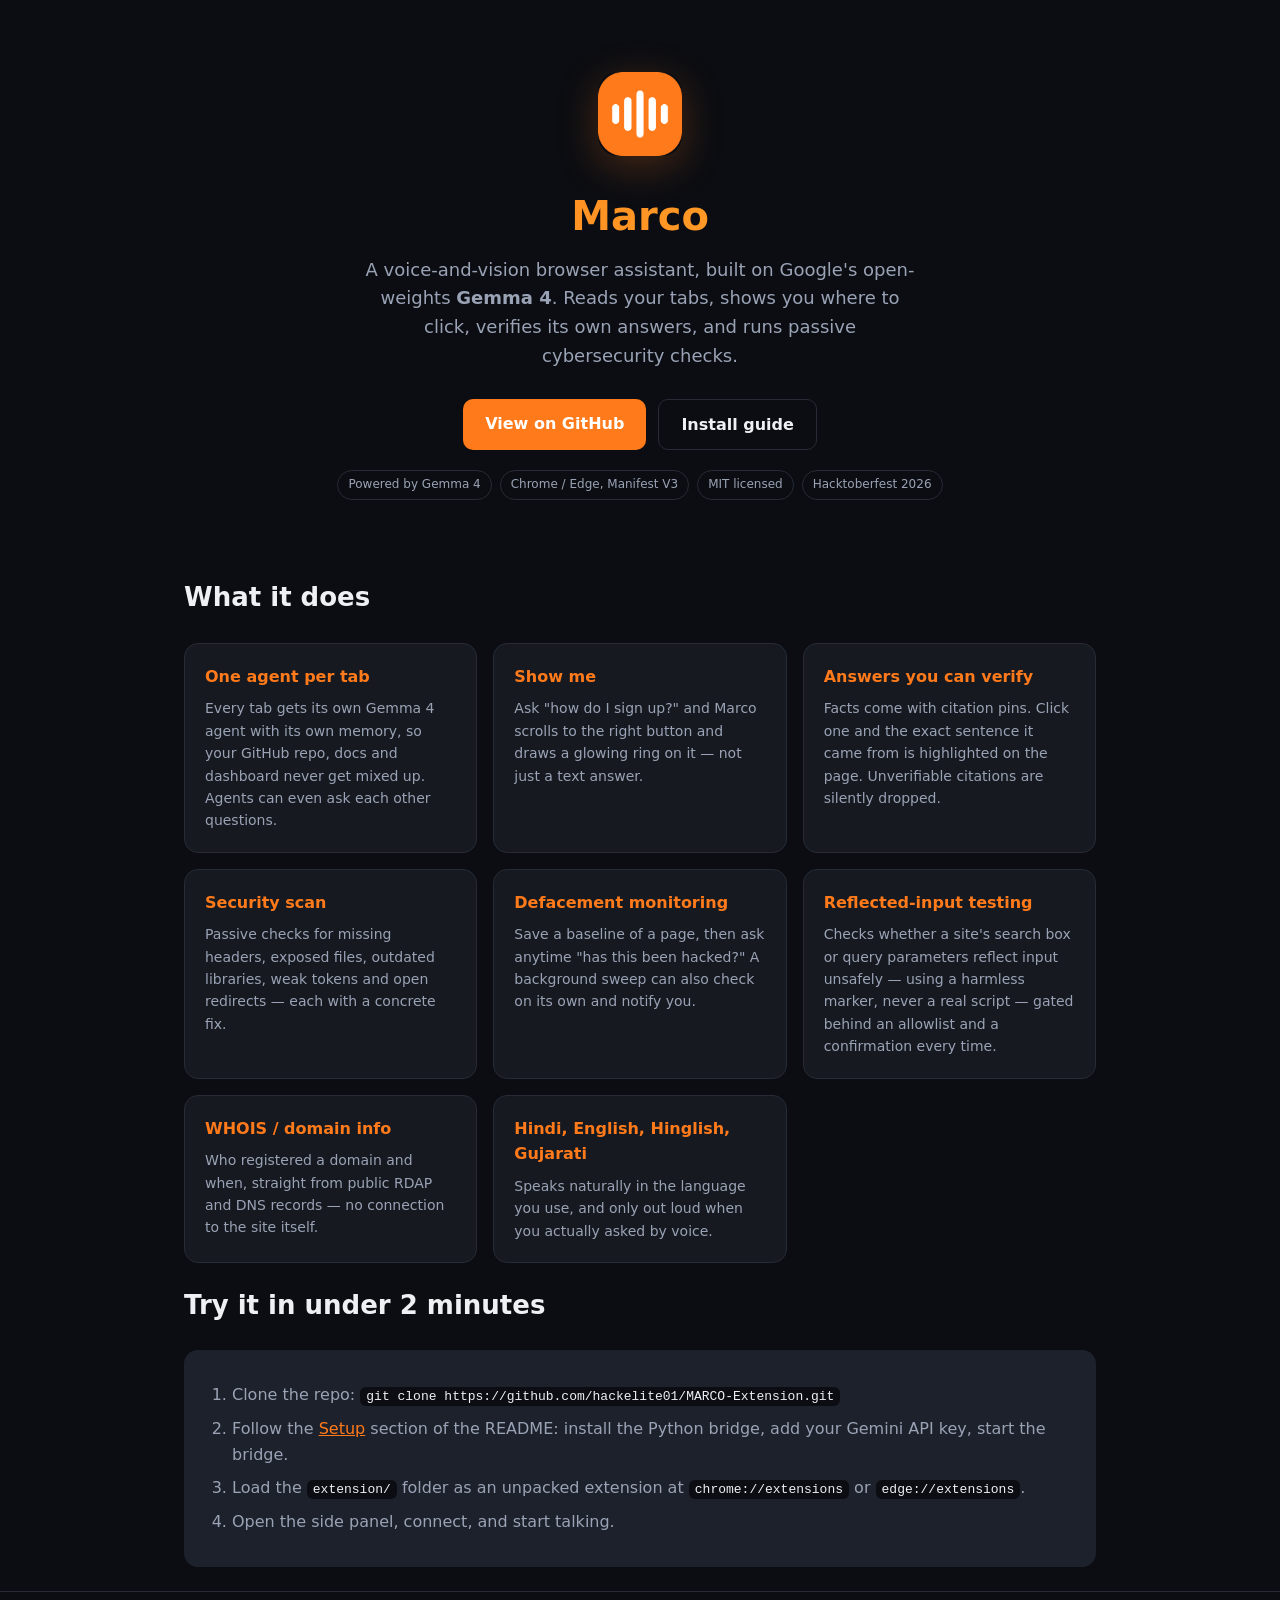
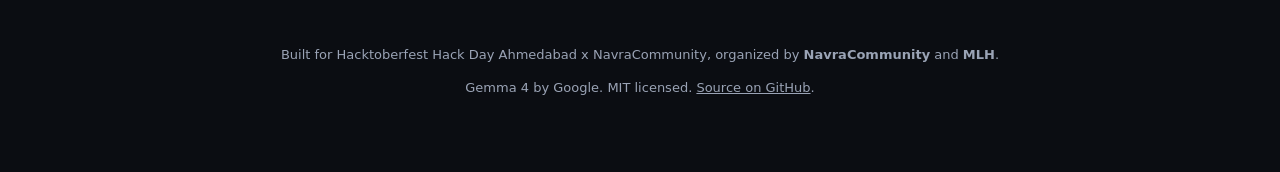
<file: site/index.html>
<!doctype html>
<html lang="en">
<head>
<meta charset="utf-8">
<meta name="viewport" content="width=device-width, initial-scale=1">
<title>Marco — Voice &amp; Cyber Browser Assistant, built on Gemma 4</title>
<meta name="description" content="Marco reads your browser tabs aloud, shows you where to click, verifies its own answers with on-page citations, and runs passive cybersecurity checks — all powered by Google's Gemma 4.">
<link rel="icon" href="icon128.png">
<style>
  :root { --bg:#0b0d12; --panel:#161920; --panel2:#1d212b; --text:#eef0f4; --muted:#9aa3b5; --accent:#ff7a1a; --accent2:#ffb02e; --border:#262b36; }
  * { box-sizing:border-box; }
  body { margin:0; background:var(--bg); color:var(--text); font:16px/1.6 -apple-system,"Segoe UI",system-ui,sans-serif; }
  a { color:var(--accent); }
  .wrap { max-width:960px; margin:0 auto; padding:0 24px; }
  header.hero { text-align:center; padding:72px 24px 56px; }
  header.hero img { width:84px; border-radius:20px; box-shadow:0 10px 40px rgba(255,122,26,.25); }
  h1 { font-size:40px; margin:20px 0 8px; background:linear-gradient(135deg,var(--accent),var(--accent2)); -webkit-background-clip:text; background-clip:text; color:transparent; }
  .tagline { color:var(--muted); font-size:18px; max-width:560px; margin:0 auto 28px; }
  .cta { display:flex; gap:12px; justify-content:center; flex-wrap:wrap; }
  .btn { display:inline-block; padding:12px 22px; border-radius:10px; font-weight:600; text-decoration:none; }
  .btn.primary { background:var(--accent); color:#fff; }
  .btn.ghost { border:1px solid var(--border); color:var(--text); }
  .badges { display:flex; gap:8px; justify-content:center; flex-wrap:wrap; margin-top:20px; }
  .badge { font-size:12px; padding:4px 10px; border-radius:999px; border:1px solid var(--border); color:var(--muted); }
  section { padding:48px 24px; }
  h2 { font-size:26px; margin-bottom:24px; }
  .grid { display:grid; grid-template-columns:repeat(auto-fit,minmax(240px,1fr)); gap:16px; }
  .card { background:var(--panel); border:1px solid var(--border); border-radius:14px; padding:20px; }
  .card h3 { margin:0 0 8px; font-size:16px; color:var(--accent); }
  .card p { margin:0; color:var(--muted); font-size:14px; }
  .steps { background:var(--panel2); border-radius:14px; padding:24px 28px; }
  .steps ol { margin:0; padding-left:20px; color:var(--muted); }
  .steps li { margin:8px 0; }
  .steps code { background:var(--bg); padding:2px 6px; border-radius:6px; color:var(--text); font-size:13px; }
  footer { text-align:center; padding:40px 24px 60px; color:var(--muted); font-size:13px; border-top:1px solid var(--border); margin-top:24px; }
  footer a { color:var(--muted); }
</style>
</head>
<body>

<header class="hero">
  <img src="icon128.png" alt="Marco icon">
  <h1>Marco</h1>
  <p class="tagline">A voice-and-vision browser assistant, built on Google's open-weights <strong>Gemma 4</strong>. Reads your tabs, shows you where to click, verifies its own answers, and runs passive cybersecurity checks.</p>
  <div class="cta">
    <a class="btn primary" href="https://github.com/hackelite01/MARCO-Extension">View on GitHub</a>
    <a class="btn ghost" href="https://github.com/hackelite01/MARCO-Extension#setup">Install guide</a>
  </div>
  <div class="badges">
    <span class="badge">Powered by Gemma 4</span>
    <span class="badge">Chrome / Edge, Manifest V3</span>
    <span class="badge">MIT licensed</span>
    <span class="badge">Hacktoberfest 2026</span>
  </div>
</header>

<section class="wrap">
  <h2>What it does</h2>
  <div class="grid">
    <div class="card"><h3>One agent per tab</h3><p>Every tab gets its own Gemma 4 agent with its own memory, so your GitHub repo, docs and dashboard never get mixed up. Agents can even ask each other questions.</p></div>
    <div class="card"><h3>Show me</h3><p>Ask "how do I sign up?" and Marco scrolls to the right button and draws a glowing ring on it — not just a text answer.</p></div>
    <div class="card"><h3>Answers you can verify</h3><p>Facts come with citation pins. Click one and the exact sentence it came from is highlighted on the page. Unverifiable citations are silently dropped.</p></div>
    <div class="card"><h3>Security scan</h3><p>Passive checks for missing headers, exposed files, outdated libraries, weak tokens and open redirects — each with a concrete fix.</p></div>
    <div class="card"><h3>Defacement monitoring</h3><p>Save a baseline of a page, then ask anytime "has this been hacked?" A background sweep can also check on its own and notify you.</p></div>
    <div class="card"><h3>Reflected-input testing</h3><p>Checks whether a site's search box or query parameters reflect input unsafely — using a harmless marker, never a real script — gated behind an allowlist and a confirmation every time.</p></div>
    <div class="card"><h3>WHOIS / domain info</h3><p>Who registered a domain and when, straight from public RDAP and DNS records — no connection to the site itself.</p></div>
    <div class="card"><h3>Hindi, English, Hinglish, Gujarati</h3><p>Speaks naturally in the language you use, and only out loud when you actually asked by voice.</p></div>
  </div>
</section>

<section class="wrap">
  <h2>Try it in under 2 minutes</h2>
  <div class="steps">
    <ol>
      <li>Clone the repo: <code>git clone https://github.com/hackelite01/MARCO-Extension.git</code></li>
      <li>Follow the <a href="https://github.com/hackelite01/MARCO-Extension#setup">Setup</a> section of the README: install the Python bridge, add your Gemini API key, start the bridge.</li>
      <li>Load the <code>extension/</code> folder as an unpacked extension at <code>chrome://extensions</code> or <code>edge://extensions</code>.</li>
      <li>Open the side panel, connect, and start talking.</li>
    </ol>
  </div>
</section>

<footer>
  <p>Built for Hacktoberfest Hack Day Ahmedabad x NavraCommunity, organized by <strong>NavraCommunity</strong> and <strong>MLH</strong>.</p>
  <p>Gemma 4 by Google. MIT licensed. <a href="https://github.com/hackelite01/MARCO-Extension">Source on GitHub</a>.</p>
</footer>

</body>
</html>
</file>
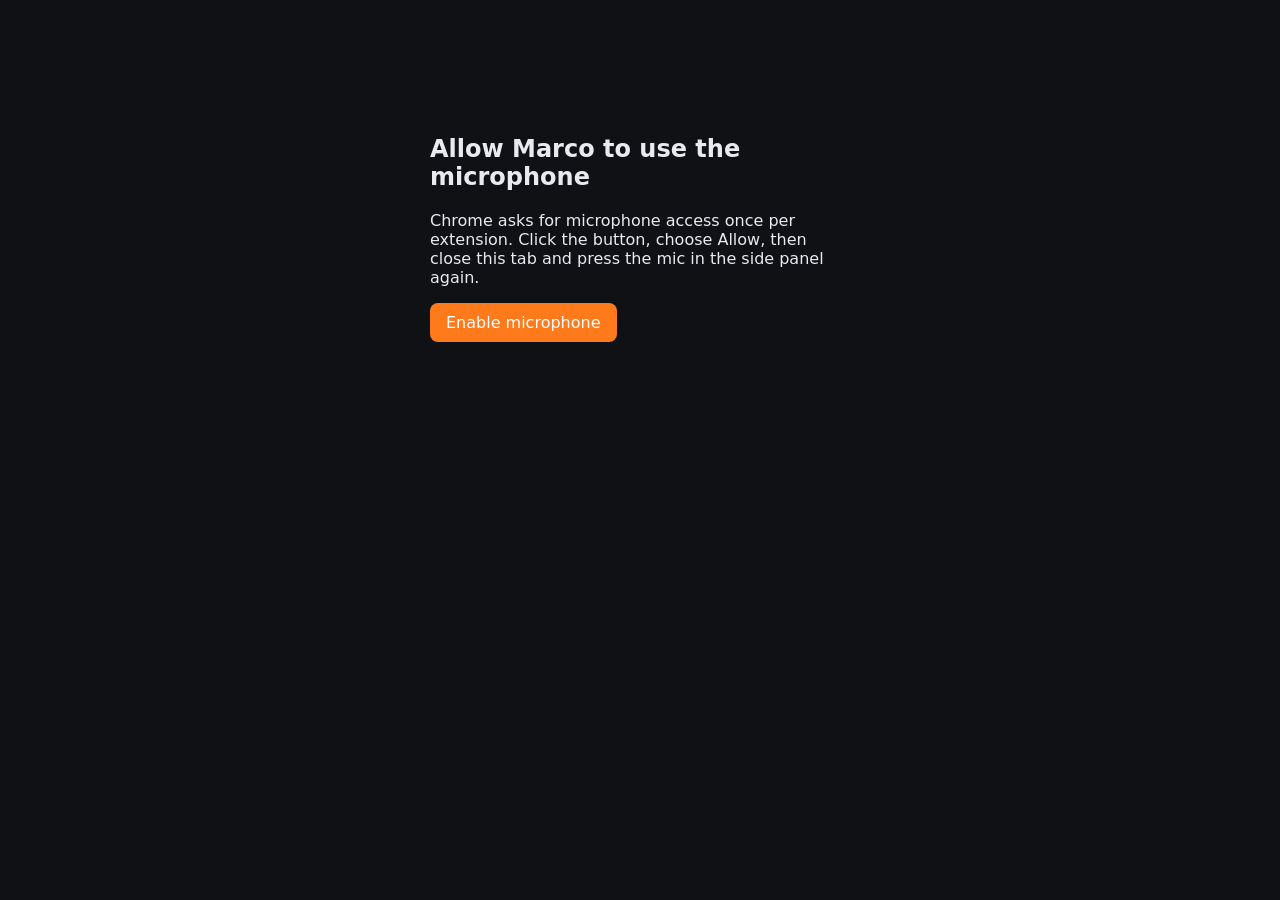
<file: extension/mic.html>
<!doctype html>
<html lang="en">
<head>
  <meta charset="utf-8">
  <title>Marco microphone access</title>
  <style>
    body { font: 16px system-ui, sans-serif; max-width: 420px; margin: 15vh auto; padding: 0 16px; background: #0f1115; color: #e8eaf0; }
    button { font: inherit; padding: 10px 16px; border-radius: 8px; border: 0; background: #ff7a1a; color: #fff; cursor: pointer; }
  </style>
</head>
<body>
  <h2>Allow Marco to use the microphone</h2>
  <p>Chrome asks for microphone access once per extension. Click the button, choose Allow, then close this tab and press the mic in the side panel again.</p>
  <button id="go" type="button">Enable microphone</button>
  <p id="out"></p>
  <script src="mic.js"></script>
</body>
</html>
</file>
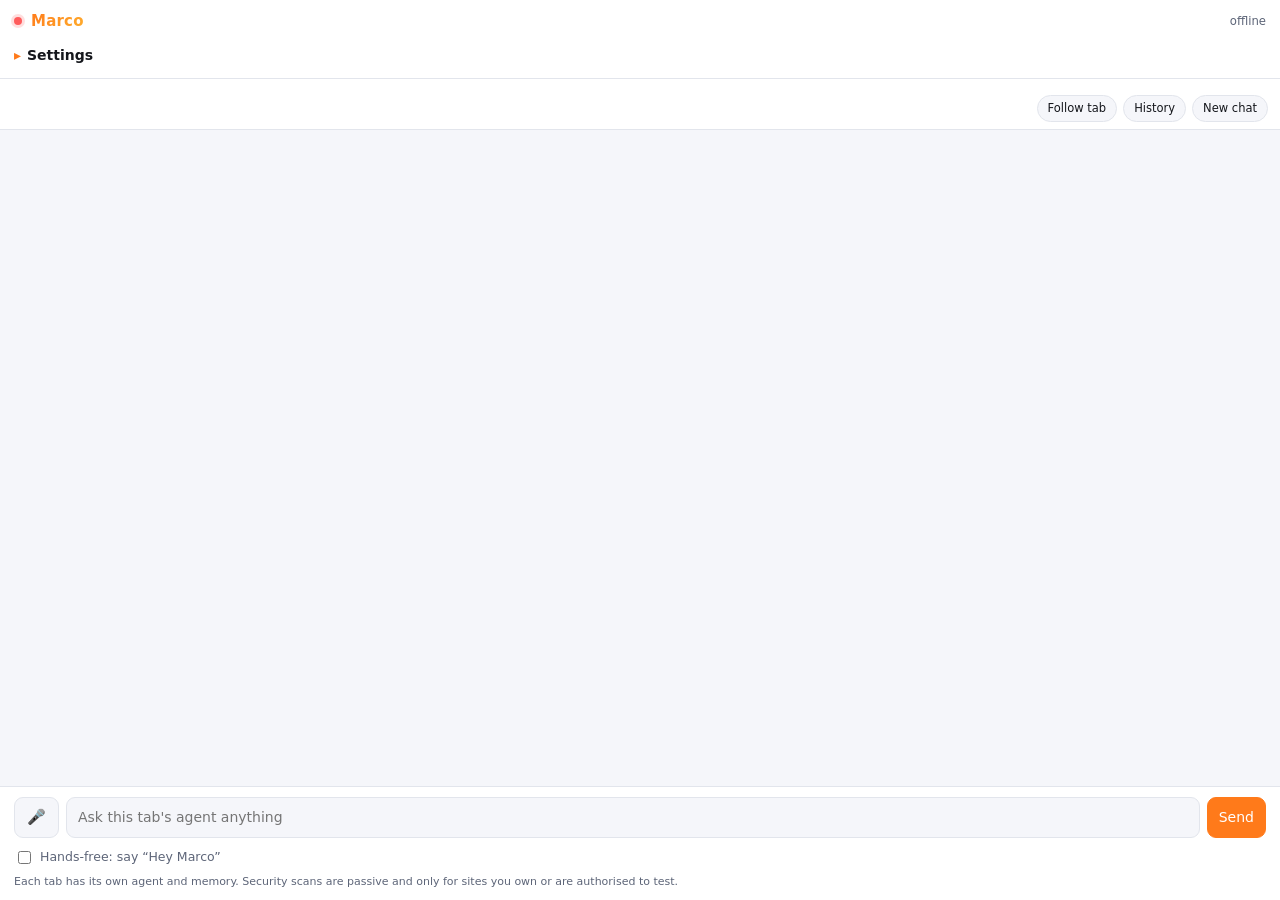
<file: extension/sidepanel.html>
<!doctype html>
<html lang="en">
<head>
  <meta charset="utf-8">
  <meta name="viewport" content="width=device-width, initial-scale=1">
  <title>Marco</title>
  <link rel="stylesheet" href="sidepanel.css">
</head>
<body>
  <header>
    <div class="brand"><span id="dot" class="dot"></span><strong>Marco</strong><small id="model">offline</small></div>
    <details id="settings">
      <summary>Settings</summary>
      <label>Bridge token <input id="token" type="password" placeholder="BRIDGE_TOKEN from .env"></label>
      <label>Port <input id="port" type="number" value="8765"></label>
      <button id="save" type="button">Save &amp; reconnect</button>

      <fieldset>
        <legend>Voice</legend>
        <label>Speech language
          <select id="lang">
            <option value="en-IN">English (India)</option>
            <option value="hi-IN">Hindi / Hinglish</option>
            <option value="gu-IN">Gujarati</option>
            <option value="en-US">English (US)</option>
          </select>
        </label>
        <label>Speak replies
          <select id="speak">
            <option value="voice">Only when I ask by voice</option>
            <option value="always">Always</option>
            <option value="never">Never (text only)</option>
          </select>
        </label>
      </fieldset>

      <fieldset>
        <legend>Don't ask me before Marco can&hellip;</legend>
        <label class="check"><input type="checkbox" data-auto="navigate"> load a page in the current tab</label>
        <label class="check"><input type="checkbox" data-auto="open_url"> open a new tab</label>
        <label class="check"><input type="checkbox" data-auto="switch_tab"> switch to another tab</label>
        <label class="check"><input type="checkbox" data-auto="click_text"> click buttons and links</label>
        <label class="check"><input type="checkbox" data-auto="fill_field"> type into fields (never passwords)</label>
      </fieldset>

      <fieldset>
        <legend>Tools Marco may use</legend>
        <p class="hint">Reading the page, searching it and listing tabs are always on.</p>
        <label class="check"><input type="checkbox" data-tool="navigate"> load pages in the current tab</label>
        <label class="check"><input type="checkbox" data-tool="open_url"> open new tabs</label>
        <label class="check"><input type="checkbox" data-tool="switch_tab"> switch tabs</label>
        <label class="check"><input type="checkbox" data-tool="click_text"> click</label>
        <label class="check"><input type="checkbox" data-tool="fill_field"> type into fields</label>
        <label class="check"><input type="checkbox" data-tool="point_at"> point at things on the page (&ldquo;show me&rdquo;)</label>
        <label class="check"><input type="checkbox" data-tool="screenshot"> screenshots (sent to Gemma 4)</label>
        <label class="check"><input type="checkbox" data-tool="security_scan"> passive security scan</label>
        <label class="check"><input type="checkbox" data-tool="watch_page,check_defacement"> defacement monitoring</label>
        <label class="check"><input type="checkbox" data-tool="check_reflection"> reflected-input (XSS recon) testing</label>
      </fieldset>

      <fieldset>
        <legend>Defacement monitoring</legend>
        <p class="hint">Say &ldquo;watch this page&rdquo; to save a baseline, then &ldquo;has this site been defaced?&rdquo; any time to check it. Checks run read-only against sites you add yourself.</p>
        <label>Auto-check watched pages every
          <select id="defaceMinutes">
            <option value="0">Off (check only when I ask)</option>
            <option value="5">5 minutes</option>
            <option value="15">15 minutes</option>
            <option value="30">30 minutes</option>
            <option value="60">60 minutes</option>
          </select>
        </label>
        <div id="watchlist" class="watchlist"></div>
      </fieldset>

      <fieldset>
        <legend>Reflected-input (XSS recon) testing</legend>
        <p class="hint warn"><strong>Authorised testing only.</strong> <code>localhost</code>/<code>127.0.0.1</code> are always allowed (they can only ever be your own machine). Any other domain must be added below, and only if you own it or have the owner's explicit written permission. Tests use harmless marker text only - no scripts are ever sent - and you're asked to confirm every time before anything is sent, with an extra check for government/education/bank/healthcare-looking domains.</p>
        <label>Allowlisted domains (one per line, e.g. <code>example.com</code> also covers <code>app.example.com</code>)
          <textarea id="reflectAllowlist" rows="3" placeholder="example.com"></textarea>
        </label>
        <div id="ratelimit" class="watchlist"></div>
      </fieldset>
      <button id="resetprefs" type="button">Reset to defaults</button>
    </details>
  </header>

  <nav class="agents">
    <div id="chips" class="chips" role="tablist" aria-label="Tab agents"></div>
    <div class="agentbar">
      <span id="agentname" class="agentname"></span>
      <button id="follow" type="button" title="Switch agents automatically with the active tab">Follow tab</button>
      <button id="historyBtn" type="button" title="Browse past chats, grouped by site">History</button>
      <button id="clear" type="button" title="Forget this agent's conversation">New chat</button>
    </div>
  </nav>

  <div id="historyPanel" class="historypanel" hidden></div>
  <main id="log" aria-live="polite"></main>

  <p id="notice" class="notice" hidden></p>

  <footer>
    <div class="row">
      <button id="mic" type="button" title="Push to talk">&#127908;</button>
      <input id="text" type="text" placeholder="Ask this tab's agent anything" autocomplete="off">
      <button id="send" type="button">Send</button>
    </div>
    <label class="hf"><input id="handsfree" type="checkbox"> Hands-free: say &ldquo;Hey Marco&rdquo;</label>
    <p class="hint">Each tab has its own agent and memory. Security scans are passive and only for sites you own or are authorised to test.</p>
  </footer>

  <script type="module" src="sidepanel.js"></script>
</body>
</html>
</file>
<file: extension/sidepanel.css>
:root {
  --bg: #0b0d12; --panel: #161920; --panel-2: #1d212b; --text: #eef0f4; --muted: #8b93a7;
  --accent: #ff7a1a; --accent-2: #ffb02e; --user: #27314a; --border: #262b36; --ok: #3ddc84; --bad: #ff5c5c;
  --radius: 10px; --shadow: 0 2px 10px rgba(0, 0, 0, 0.25);
}
@media (prefers-color-scheme: light) {
  :root { --bg: #f5f6fa; --panel: #fff; --panel-2: #f0f1f5; --text: #15171c; --muted: #5d6578; --user: #e4ecff; --border: #e2e5ec; --shadow: 0 2px 10px rgba(20, 20, 30, 0.08); }
}
* { box-sizing: border-box; }
body { margin: 0; height: 100vh; display: flex; flex-direction: column; background: var(--bg); color: var(--text); font: 14px/1.5 -apple-system, "Segoe UI", system-ui, sans-serif; }
::selection { background: var(--accent); color: #fff; }
::-webkit-scrollbar { width: 9px; height: 9px; }
::-webkit-scrollbar-thumb { background: var(--border); border-radius: 99px; }
::-webkit-scrollbar-thumb:hover { background: var(--muted); }

header, footer { padding: 10px 14px; background: var(--panel); }
header { border-bottom: 1px solid var(--border); }
footer { border-top: 1px solid var(--border); }

.brand { display: flex; align-items: center; gap: 9px; }
.brand strong { font-size: 15px; letter-spacing: 0.2px; background: linear-gradient(135deg, var(--accent), var(--accent-2)); -webkit-background-clip: text; background-clip: text; color: transparent; }
.brand small { color: var(--muted); margin-left: auto; font-variant-numeric: tabular-nums; }
.dot { width: 8px; height: 8px; border-radius: 50%; background: var(--bad); box-shadow: 0 0 0 3px color-mix(in srgb, var(--bad) 20%, transparent); transition: background 0.2s, box-shadow 0.2s; }
.dot.on { background: var(--ok); box-shadow: 0 0 0 3px color-mix(in srgb, var(--ok) 20%, transparent); }

details { margin-top: 10px; color: var(--muted); }
details > summary { cursor: pointer; font-weight: 600; color: var(--text); padding: 2px 0; list-style: none; }
details > summary::-webkit-details-marker { display: none; }
details > summary::before { content: "\25B8"; display: inline-block; margin-right: 6px; transition: transform 0.15s; color: var(--accent); }
details[open] > summary::before { transform: rotate(90deg); }
details label { display: block; margin: 8px 0; font-size: 12.5px; }
details input, details select { width: 100%; margin-top: 3px; }
details { max-height: 62vh; overflow-y: auto; padding-right: 2px; }

fieldset { margin: 12px 0 0; padding: 10px 12px 11px; border: 1px solid var(--border); border-radius: var(--radius); background: var(--panel-2); }
legend { padding: 0 7px; font-size: 11.5px; font-weight: 600; letter-spacing: 0.3px; text-transform: uppercase; color: var(--muted); }
details label.check { display: flex; align-items: center; gap: 8px; margin: 6px 0; font-size: 12.5px; }
details label.check input { width: auto; margin: 0; accent-color: var(--accent); }
details .hint { margin: 3px 0 6px; line-height: 1.5; }
#resetprefs { margin-top: 12px; }

input, select, button, textarea {
  font: inherit; color: var(--text); background: var(--bg);
  border: 1px solid var(--border); border-radius: 9px; padding: 8px 11px;
  transition: border-color 0.15s, box-shadow 0.15s;
}
input:focus, select:focus, textarea:focus, button:focus-visible {
  outline: none; border-color: var(--accent); box-shadow: 0 0 0 3px color-mix(in srgb, var(--accent) 18%, transparent);
}
button { cursor: pointer; font-weight: 500; }
button:hover { border-color: var(--accent); }
button:active { transform: translateY(1px); }

.agents { padding: 9px 12px 7px; background: var(--panel); border-bottom: 1px solid var(--border); }
.chips { display: flex; gap: 6px; overflow-x: auto; padding-bottom: 7px; }
.chip { flex: none; max-width: 150px; overflow: hidden; text-overflow: ellipsis; white-space: nowrap; padding: 5px 12px; font-size: 12px; border-radius: 999px; transition: all 0.15s; }
.chip.current { border-color: var(--accent); color: var(--accent); background: color-mix(in srgb, var(--accent) 10%, transparent); font-weight: 600; }
.chip.busy::before { content: "\2026 "; }
.chip.unread::after { content: " \25CF"; color: var(--accent); }
.agentbar { display: flex; align-items: center; gap: 6px; font-size: 12px; }
.agentname { flex: 1; min-width: 0; overflow: hidden; text-overflow: ellipsis; white-space: nowrap; color: var(--muted); }
.agentbar button { padding: 4px 10px; font-size: 11.5px; border-radius: 999px; }
#follow.on { border-color: var(--ok); color: var(--ok); background: color-mix(in srgb, var(--ok) 10%, transparent); }

#log { flex: 1; overflow-y: auto; padding: 14px; display: flex; flex-direction: column; gap: 10px; scroll-behavior: smooth; }
#log[hidden] { display: none; }
.msg { max-width: 92%; padding: 9px 13px; border-radius: var(--radius); background: var(--panel); border: 1px solid var(--border); word-wrap: break-word; box-shadow: var(--shadow); animation: rise 0.18s ease-out; line-height: 1.55; }
@keyframes rise { from { opacity: 0; transform: translateY(4px); } to { opacity: 1; transform: translateY(0); } }
.msg.user { align-self: flex-end; background: var(--user); border-color: color-mix(in srgb, var(--user) 60%, var(--border)); box-shadow: none; }
.msg.status { align-self: center; background: none; border: none; box-shadow: none; color: var(--muted); font-size: 11.5px; font-style: italic; animation: none; }
.msg code { font-family: ui-monospace, Consolas, monospace; background: var(--bg); padding: 1px 5px; border-radius: 5px; font-size: 0.92em; }
.cite { padding: 1px 5px; margin: 0 2px; font-size: 11px; line-height: 1.4; border-radius: 999px; vertical-align: baseline; border: 1px solid var(--border); background: var(--bg); cursor: pointer; }
.cite:hover { border-color: var(--accent); }
.msg pre { margin: 8px 0 0; padding: 10px; overflow-x: auto; background: var(--bg); border-radius: 8px; border: 1px solid var(--border); }
.msg pre code { padding: 0; background: none; }

.row { display: flex; gap: 7px; }
.row input { flex: 1; min-width: 0; }
#mic { flex: none; font-size: 15px; padding: 8px 12px; }
#mic.live { background: var(--accent); border-color: var(--accent); color: #fff; box-shadow: 0 0 0 4px color-mix(in srgb, var(--accent) 25%, transparent); }
#send { flex: none; background: var(--accent); color: #fff; border-color: var(--accent); }
#send:hover { filter: brightness(1.08); }
.hf { display: flex; align-items: center; gap: 6px; margin-top: 10px; color: var(--muted); font-size: 12.5px; }
.hf input { accent-color: var(--accent); }
.hint { margin: 7px 0 0; font-size: 11px; color: var(--muted); line-height: 1.5; }

.notice { margin: 0; padding: 9px 14px; background: #3a2a14; color: #ffd9a8; font-size: 12px; border-bottom: 1px solid #5a4322; }
.notice button { margin-left: 6px; padding: 3px 9px; background: #ffd9a8; color: #3a2a14; border: none; font-weight: 600; }

.watchlist { margin-top: 10px; display: flex; flex-direction: column; gap: 7px; }
.watchitem { display: flex; align-items: center; gap: 6px; font-size: 12px; padding: 6px 8px; border-radius: 8px; background: var(--bg); border: 1px solid var(--border); }
.watchitem .wtitle { flex: 1; min-width: 0; overflow: hidden; text-overflow: ellipsis; white-space: nowrap; font-weight: 500; }
.watchitem .wsev { padding: 2px 8px; border-radius: 999px; font-size: 10px; border: 1px solid var(--border); white-space: nowrap; }
.watchitem .wsev.high { border-color: var(--bad); color: var(--bad); background: color-mix(in srgb, var(--bad) 10%, transparent); }
.watchitem .wsev.medium { border-color: var(--accent); color: var(--accent); background: color-mix(in srgb, var(--accent) 10%, transparent); }
.watchitem button { padding: 3px 9px; font-size: 11px; }
.watchlist .empty { color: var(--muted); font-size: 11.5px; padding: 6px 2px; }

.hint.warn { color: var(--bad); font-weight: 500; }
details textarea { width: 100%; margin-top: 3px; resize: vertical; min-height: 54px; }

.historypanel { flex: 1; overflow-y: auto; padding: 12px; display: flex; flex-direction: column; gap: 10px; }
.historypanel[hidden] { display: none; }
.historypanel .hgroup h4 { margin: 4px 0 6px; font-size: 11px; text-transform: uppercase; letter-spacing: 0.3px; color: var(--muted); }
.historyitem { display: flex; align-items: center; gap: 8px; padding: 8px 10px; border-radius: 8px; background: var(--panel); border: 1px solid var(--border); font-size: 12.5px; }
.historyitem .htitle { flex: 1; min-width: 0; overflow: hidden; text-overflow: ellipsis; white-space: nowrap; cursor: pointer; }
.historyitem .htitle:hover { color: var(--accent); }
.historyitem .htime { color: var(--muted); font-size: 11px; white-space: nowrap; }
.historyitem button { padding: 3px 8px; font-size: 11px; }
.historypanel .hempty { color: var(--muted); font-size: 12.5px; padding: 8px 2px; }
.historypanel .htranscript-bar { display: flex; align-items: center; gap: 8px; padding-bottom: 6px; border-bottom: 1px solid var(--border); margin-bottom: 4px; }
.historypanel .htranscript-bar .hinfo { flex: 1; min-width: 0; font-size: 12px; color: var(--muted); }
#historyBtn.on { border-color: var(--accent); color: var(--accent); }
</file>
